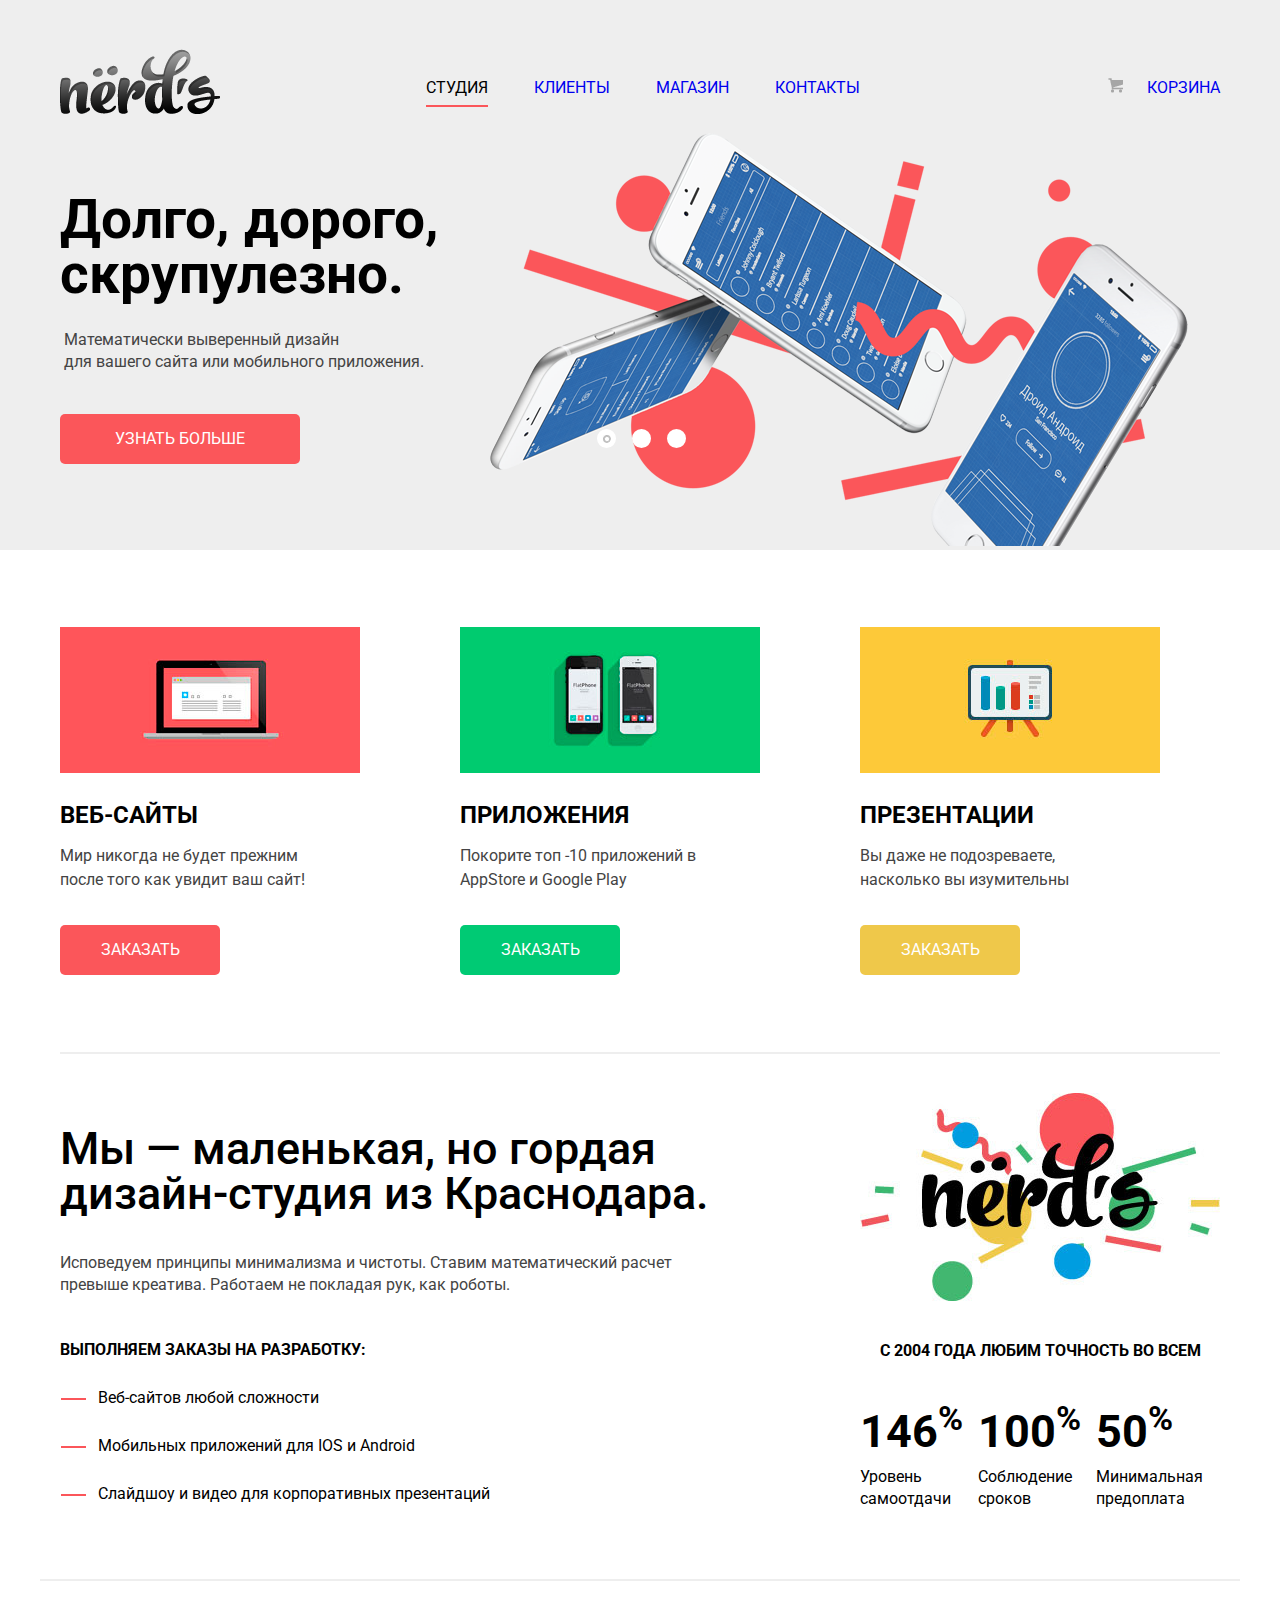
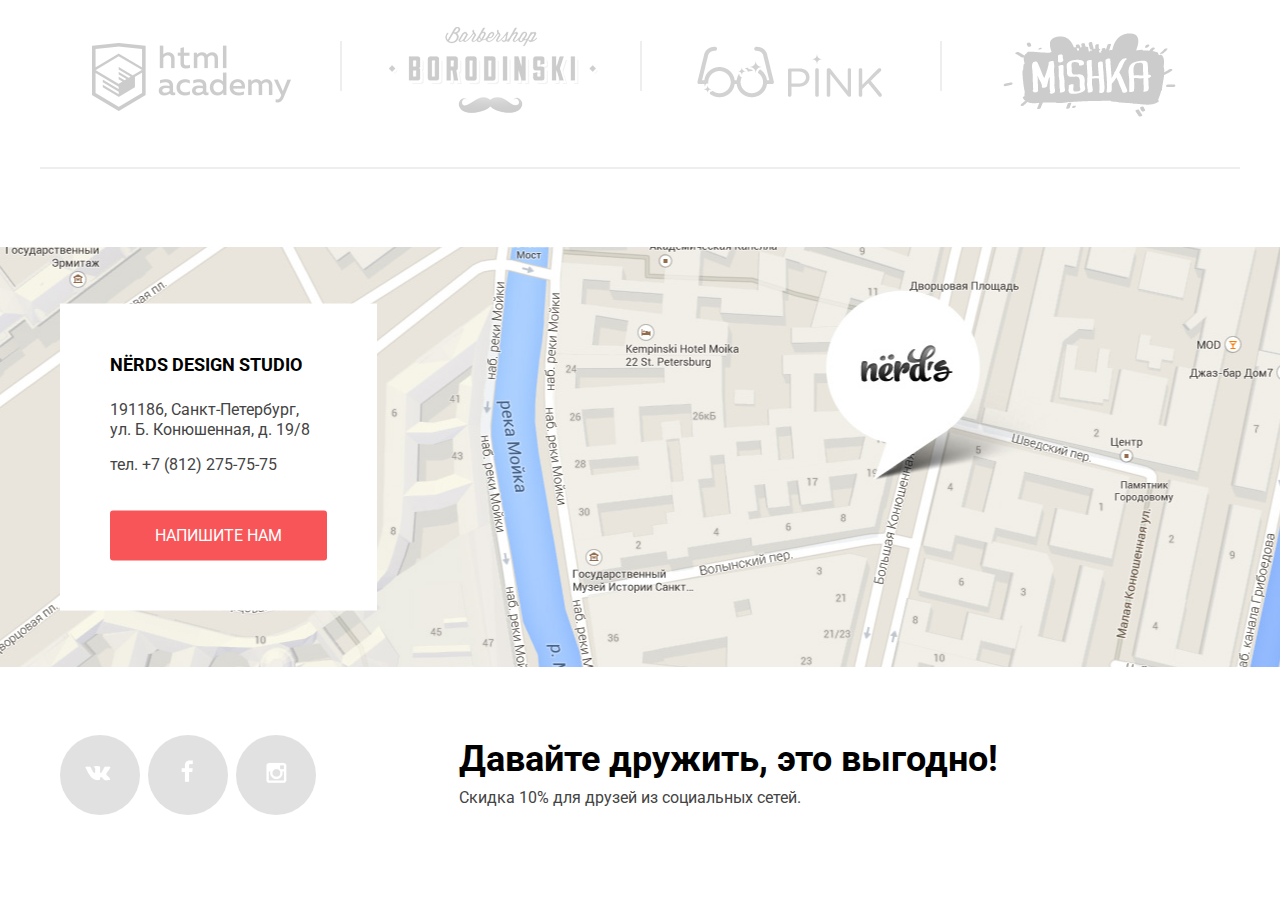
<file: index.html>
<!DOCTYPE html>
<html>
   <head>
      <meta charset="utf-8">
      <title>Дизайн студия Nёrd's</title>
      <link href="https://fonts.googleapis.com/css?family=Roboto:400,500,700&amp;subset=cyrillic" rel="stylesheet">
      <link href="css/normalize.css" rel="stylesheet">
      <link href="css/style.css" rel="stylesheet">
   </head>
   <body>
      <header class="main-header">
         <div class="container">
            <nav class="main-navigation">
               <div class="nav-logo">
                  <a href="#">
                  <img src="img/nerds-logo.png.png" width="160" height="65" alt="logo">
                  </a>
               </div>
               <ul class="nav-menu">
                  <li><a class="nav-btn active">СТУДИЯ</a></li>
                  <li><a class="nav-btn" href="#">КЛИЕНТЫ</a></li>
                  <li><a class="nav-btn" href="catalog.html">МАГАЗИН</a></li>
                  <li><a class="nav-btn" href="#">КОНТАКТЫ</a></li>
               </ul>
               <div class="user-block">
                  <a class="nav-btn" href="#"><img src="img/cart-icon.png.png" width="15" height="15" alt="basket"> КОРЗИНА</a>
               </div>
            </nav>
            <div class="slider">
               <input type="radio" id="btn-1" name="toggle" checked>
               <input type="radio" id="btn-2" name="toggle">
               <input type="radio" id="btn-3" name="toggle">
               <div class="slider-controls">
                  <label for="btn-1"></label>
                  <label for="btn-2"></label>
                  <label for="btn-3"></label>
               </div>
               <div class="slides">
                  <div class="slide">
                     <div class="slide-text">
                        <h3>Долго, дорого, скрупулезно.</h3>
<p> Математически выверенный дизайн
 для вашего сайта или мобильного приложения.
</p>
                        <a class="btn" href="#">УЗНАТЬ БОЛЬШЕ</a>
                     </div>
                  </div>
                  <div class="slide">
                     <div class="slide-text">
                        <h3>Любим математику как никто другой</h3>
<p>Никакого креатива, только математические формулы 
для расчета идеальных пропорций.
</p>
                        <a class="btn" href="#">УЗНАТЬ БОЛЬШЕ</a>
                     </div>
                  </div>
                  <div class="slide">
                     <div class="slide-text">
                        <h3>Только ночь,<br> только хардкор</h3>
<p>Работать днем, как все? Мы против этого.
Ближе к полуночи работа только начинается
</p>
                        <a class="btn" href="#">УЗНАТЬ БОЛЬШЕ</a>
                     </div>
                  </div>
               </div>
            </div>
         </div>
      </header>
      <div class="categories container">
         <div class="production-web">
            <img src="img/production-web.jpg" width="300" height="146" alt="веб-сайты"> 
            <h3>ВЕБ-САЙТЫ</h3>
            <p>Мир никогда не будет прежним
               после того как увидит ваш сайт!
            </p>
            <a href="#">ЗАКАЗАТЬ</a> 
         </div>
         <div class="production-app">
            <img src="img/production-app.jpg" width="300" height="146" alt="приложения">
            <h3>ПРИЛОЖЕНИЯ</h3>
            <p>Покорите топ -10 приложений в
               AppStore и Google Play
            </p>
            <a href="#">ЗАКАЗАТЬ</a>
         </div>
         <div class="production-pres">
            <img src="img/production-pres.jpg" width="300" height="146" alt="презентации">
            <h3>ПРЕЗЕНТАЦИИ</h3>
            <p>Вы даже не подозреваете,
               насколько вы изумительны
            </p>
            <a href="#">ЗАКАЗАТЬ</a>
         </div>
      </div>
      <div class="column container">
         <div class="column-left">
            <div class="lead"> Мы — маленькая, но гордая
               дизайн-студия из Краснодара.
            </div>
            <p>Исповедуем принципы минимализма и чистоты. Ставим математический расчет превыше креатива. Работаем не покладая рук, как роботы.</p>
            <h4> ВЫПОЛНЯЕМ ЗАКАЗЫ НА РАЗРАБОТКУ:</h4>
            <ul>
               <li>Веб-сайтов любой сложности</li>
               <li>Мобильных приложений для IOS и Android</li>
               <li>Слайдшоу и видео для корпоративных презентаций</li>
            </ul>
         </div>
         <div class="column-right">
            <div class="column-logo">
               <img src="img/nerds-illustration.jpg.jpg" width="360" height="208" alt="Логотип Nerds">
            </div>
            <span class="column-right-work">С 2004 ГОДА ЛЮБИМ ТОЧНОСТЬ ВО ВСЕМ</span>
            <ul>
               <li><span class="right-work">146<sup>%</sup></span><br> Уровень самоотдачи</li>
               <li><span class="right-work">100<sup>%</sup></span><br>  Соблюдение сроков</li>
               <li><span class="right-work">50<sup>%</sup></span><br> Минимальная предоплата</li>
            </ul>
         </div>
      </div>
      <div class="friends-logo container">
         <a href="#"><img src="img/logo-1.png.png" width="260" height="180" alt="html academy" class="opacity"></a>
         <a href="#"><img src="img/logo-2.png.png" width="260" height="180" alt="borodinski" class="opacity"></a>
         <a href="#"><img src="img/logo-3.png.png" width="260" height="180" alt="pink" class="opacity"></a>
         <a href="#"><img src="img/logo-4.png.png" width="260" height="180" alt="mishka" class="opacity"></a>
      </div>
      <div class="map">
         <div class="contacts">
            <h4>NЁRDS DESIGN STUDIO</h4>
            <p><span class="address">191186, Санкт-Петербург,<br> ул. Б. Конюшенная, д. 19/8</span><br>тел. +7 (812) 275-75-75</p>
            <a class="contacts-feedback" href="#">НАПИШИТЕ НАМ</a>       
         </div>
      </div>
      <footer class="main-footer container">
         <div class="footer-social">
            <a href="#" class="social vk">в контакте</a>
            <a href="#" class="social fb">фейсбук</a>
            <a href="#" class="social insta">инстаграмм</a>
         </div>
         <div class="footer-content">
            <h2>Давайте дружить, это выгодно!</h2>
            <p> Скидка 10% для друзей из социальных сетей.</p>
         </div>
      </footer>
      <div class="modal-content">
         <div class="modal-in">
            <h2 class="modal-content-title">Напишите нам</h2>
            <form action="echo" method="post">
               <div class="modal-input">
                  <label>Ваше имя
                  <input class="name-input" type="text" placeholder="Представьтесь, пожалуйста" ></label>
                  <label>Ваш e-mail<input class="e-mail" type="text" name="mail" placeholder="Для отправки ответа">
                  </label> 
               </div>
               <div class="modal-letter">
                  <label class="modal-content-letter">Текст письма
                  <textarea placeholder="В свободной форме"></textarea></label>
               </div>
               <input class="modal-send" type="submit" value="ОТПРАВИТЬ">
            </form>
            <button class="modal-content-close" type="button" title="Закрыть">Закрыть</button>
         </div>
      </div>
      <script src="js/script-min.js"></script>
   </body>
</html>
</file>
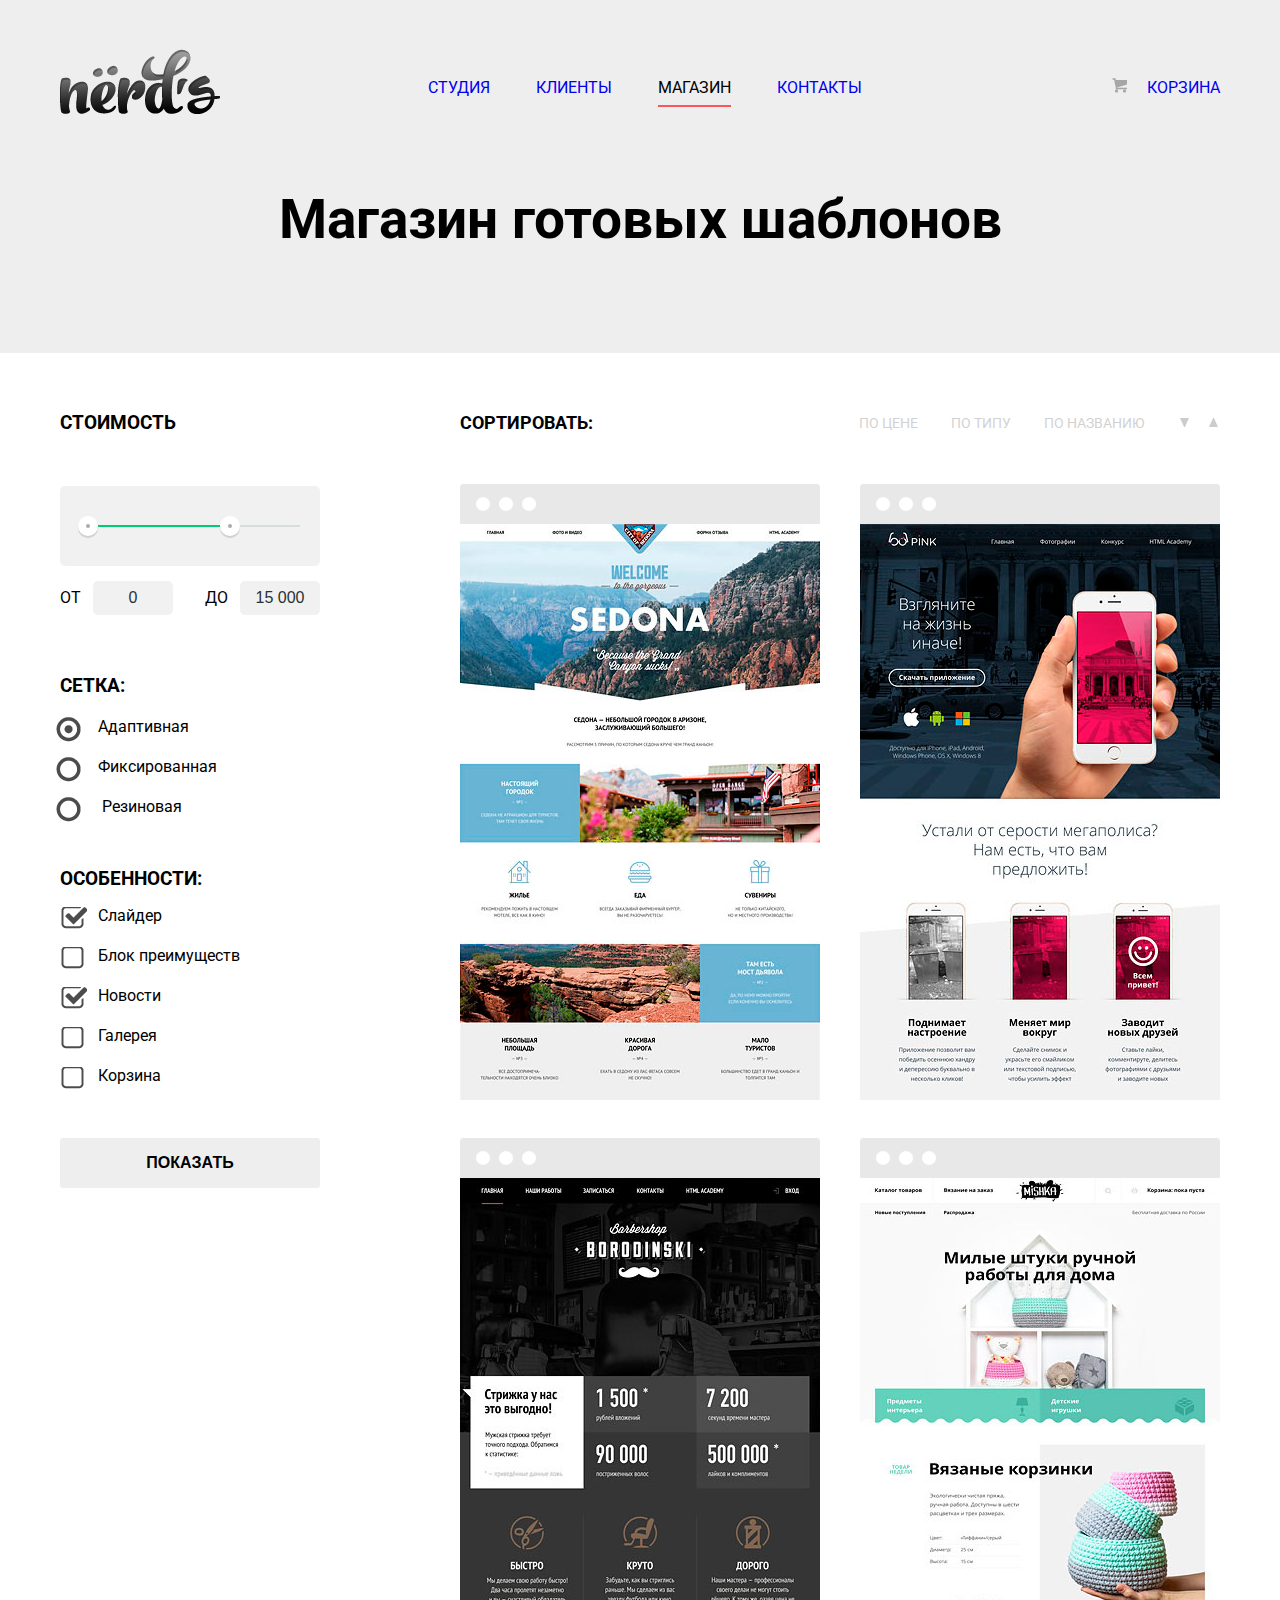
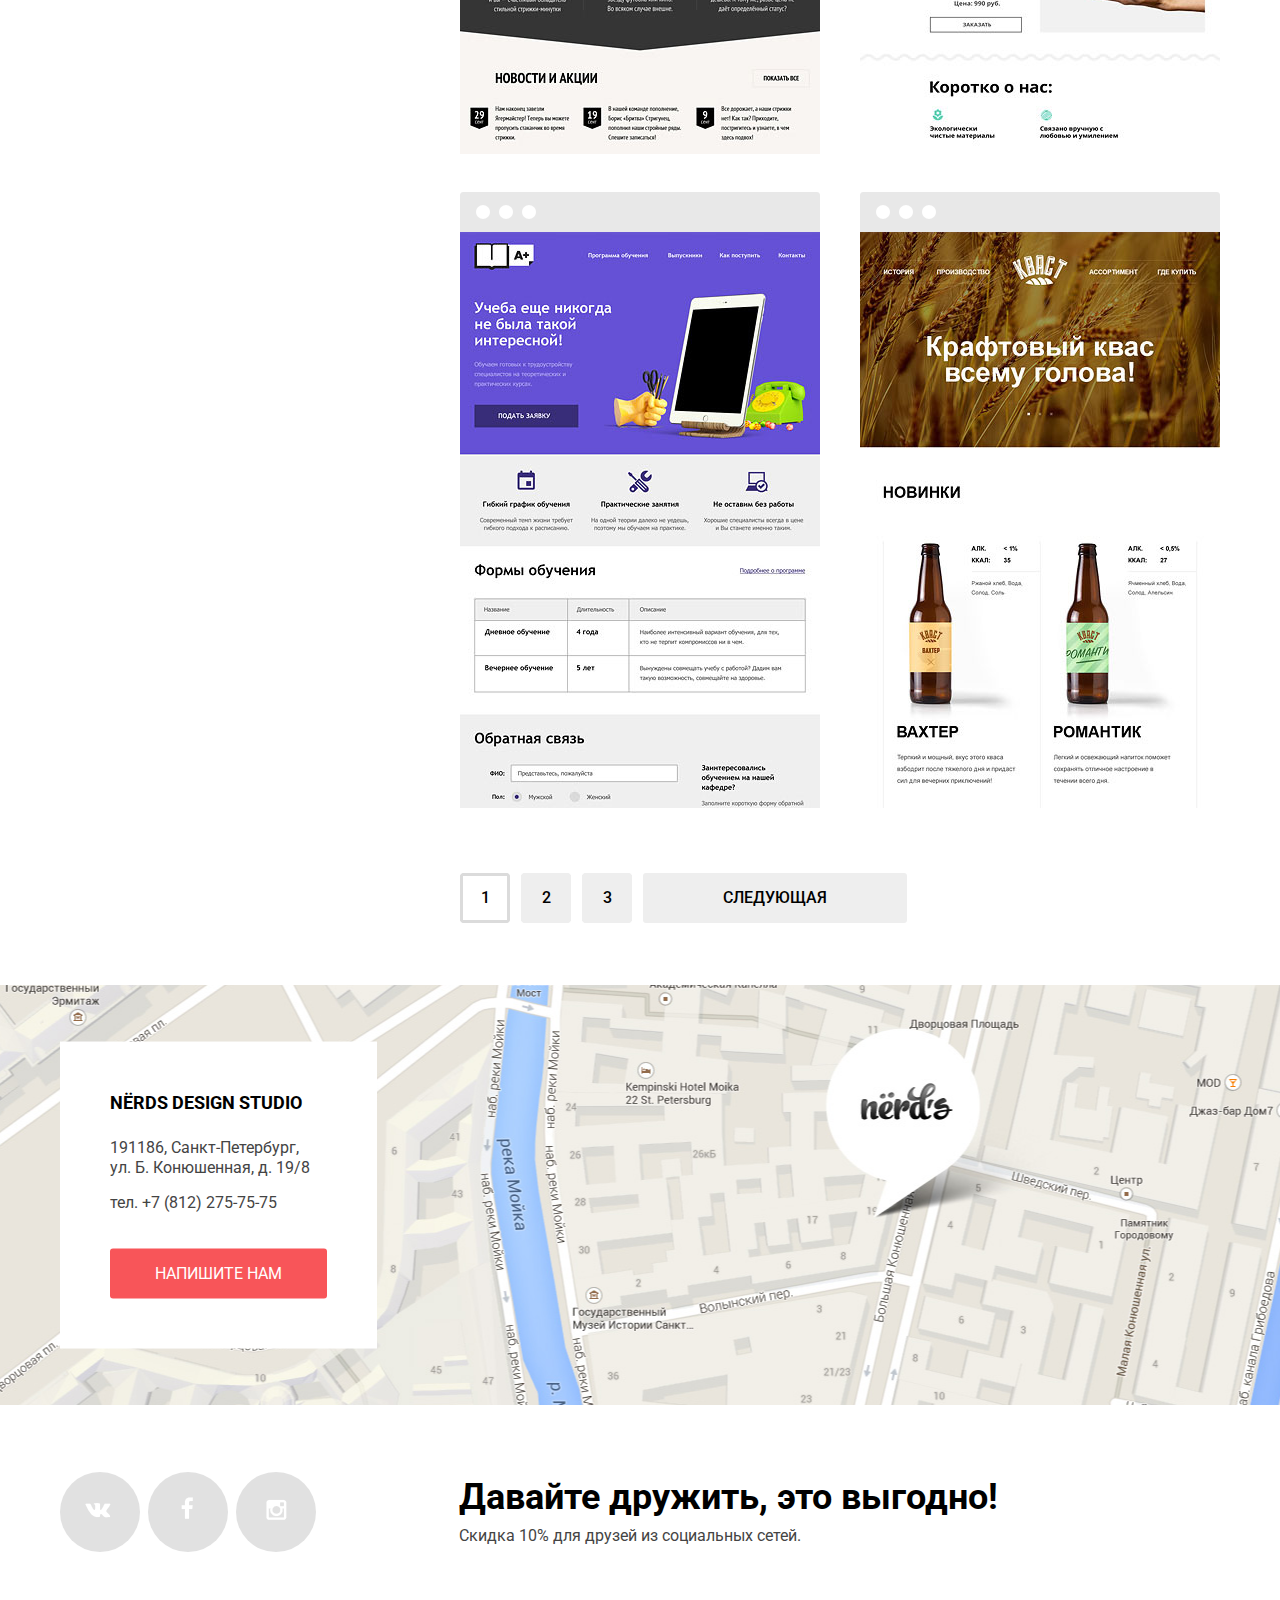
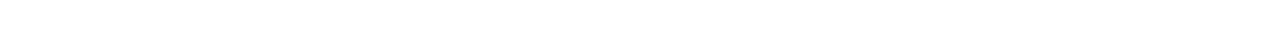
<file: catalog.html>
<!DOCTYPE html>
<html>
   <head>
      <meta charset="utf-8">
      <title>магазин готовых шаблонов</title>
      <link href="https://fonts.googleapis.com/css?family=Roboto:400,500,700&amp;subset=cyrillic" rel="stylesheet">
      <link href="css/normalize.css" rel="stylesheet">
      <link href="css/style.css" rel="stylesheet">
   </head>
   <body>
      <header class="main-header">
         <div class=" container">
            <nav class="main-navigation">
               <div class="nav-logo">
                  <a href="index.html">
                  <img src="img/nerds-logo.png.png" width="160" height="65" alt="logo">
                  </a>
               </div>
               <ul class="nav-menu">
                  <li><a class="nav-btn" href="index.html">СТУДИЯ</a></li>
                  <li><a class="nav-btn" href="#">КЛИЕНТЫ</a></li>
                  <li><a class="nav-btn active" >МАГАЗИН</a></li>
                  <li><a class="nav-btn" href="#">КОНТАКТЫ</a></li>
               </ul>
               <div class="user-block">
                  <a href="#" class="nav-btn"><img src="img/cart-icon.png.png" width="15" height="15" alt="basket">КОРЗИНА</a>
               </div>
            </nav>
            <h1>Магазин готовых шаблонов</h1>
         </div>
      </header>
      <div class="catalog container">
         <div class="catalog-column-left">
            <form class="search" action="/echo" method="post">
               <h5>СТОИМОСТЬ</h5>
               <div class="range-filter">
                  <div class="range-controls">
                     <div class="scale">
                        <div class="bar"></div>
                     </div>
                     <div class="toggle toggle-min"></div>
                     <div class="toggle toggle-max"></div>
                  </div>
                  <div class="price-controls">
                     <label class="min-price">ОТ
                     <input name="min-price" type="text" value="0"></label>
                     <label class="max-price">ДО
                     <input name="max-price" type="text" value="15 000"></label>
                  </div>
               </div>
               <div class="layout">
                 <h5>СЕТКА:</h5>
                  <ul>
                     <li> 
                        <input type="radio" id="abc" name="group" value="adaptive" checked><label for="abc">Адаптивная</label>
                      </li>
                     <li>    
                        <input type="radio" id="abd" name="group" value="fixed" ><label for="abd">Фиксированная</label>
                     </li>
                     <li> 
                        <input type="radio" id="abe" name="group" value="stretch"><label for="abe"> Резиновая</label>
                     </li>     
                  </ul>
               </div>
               <div class="features">
                  <h5>ОСОБЕННОСТИ:</h5>
                  <ul>
                     <li>
                        <input type="checkbox" id="abf" name="g" checked><label for="abf">Слайдер</label>
                     </li>
                     <li>
                        <input type="checkbox" id="abg" name="g"><label for="abg">Блок преимуществ</label>
                     </li>
                     <li>
                        <input type="checkbox" id="abh" name="g" checked><label for="abh">Новости</label>
                     </li>
                     <li>
                        <input type="checkbox" id="abj" name="g"><label for="abj">Галерея</label>
                     </li>
                     <li>
                        <input type="checkbox" id="abk" name="g"><label for="abk">Корзина</label>
                     </li>
                  </ul>
               </div>
               <button type="submit" class="btn">ПОКАЗАТЬ</button>
            </form>
         </div>
         <div class="catalog-column-right">
            <div class="sort-block">
               <span class="srt-text">СОРТИРОВАТЬ:</span>
               <a class="srt srt-link" href="#">ПО ЦЕНЕ</a>
               <a class="srt srt-link" href="#">ПО ТИПУ</a>
               <a class="srt srt-link" href="#">ПО НАЗВАНИЮ</a>
               <a class="icon-down" href="#"></a>
               <a class="icon-up" href="#"></a>
            </div>
            <div class="works">
               <div class="work">
                  <a href="#"><img src="img/img-sedona.jpg.jpg" width="360" height="576" alt="sedona"></a>       
                  <div class="works-window">
                     <h4>SEDONA</h4>
                     <p>Информационный сайт<br> для туристов</p>
                     <a href="#">9 900 РУБ</a>
                  </div>
               </div>
               <div class="work">
                  <a href="#"><img src="img/img-pink.jpg.jpg" width="360" height="576" alt="pink"></a>
                  <div class="works-window">
                     <h4>PINK APP</h4>
                     <p>Продуктовый лендинг<br> приложения для iOS и Android</p>
                     <a href="#">9 900 РУБ</a>
                  </div>
               </div>
               <div class="work">
                  <a href="#"><img src="img/img-barbershop.jpg.jpg" width="360" height="576" alt="barbershop"></a>
                  <div class="works-window">
                     <h4>BARBERSHOP</h4>
                     <p>Сайт салоны красоты<br> Для мужчин, да.</p>
                     <a href="#">9 900 РУБ</a>
                  </div>
               </div>
               <div class="work">
                  <a href="#"><img src="img/img-mishka.jpg.jpg" width="360" height="576" alt="mishka"></a>
                  <div class="works-window">
                     <h4>MISHKA</h4>
                     <p>Интернет-магазин<br> вязаных игрушек</p>
                     <a href="#">9 900 РУБ</a>
                  </div>
               </div>
               <div class="work">
                  <a href="#"><img src="img/img-aplus.jpg.jpg" width="360" height="576" alt="aplus"></a>
                  <div class="works-window">
                     <h4>A PLUS</h4>
                     <p>Лендинг курсов повышения<br> квалификации</p>
                     <a href="#">9 900 РУБ</a>
                  </div>
               </div>
               <div class="work">
                  <a href="#"><img src="img/img-kvast.jpg.jpg" width="360" height="576" alt="kvast"></a>
                  <div class="works-window">
                     <h4>КВАСТ</h4>
                     <p>Промо-сайт производителя<br> крафтового кваса</p>
                     <a href="#">9 900 РУБ</a>
                  </div>
               </div>
            </div>
            <div class="pagenav">
               <span class="pagenum">1</span>
               <a class="pagenum" href="#">2</a>
               <a class="pagenum" href="#">3</a>
               <a class="pagenum next" href="#">СЛЕДУЮЩАЯ</a>
            </div>
         </div>
      </div>
      <div class="map">    
         <div class="contacts">
            <h4>NЁRDS DESIGN STUDIO</h4>
            <p><span class="address">191186, Санкт-Петербург,<br> ул. Б. Конюшенная, д. 19/8</span><br>тел. +7 (812) 275-75-75</p>
            <a class="contacts-feedback" href="#">НАПИШИТЕ НАМ</a>
         </div>
      </div>
      <footer class="main-footer container">
         <div class="footer-social">
            <a href="#" class="social vk">в контакте</a>
            <a href="#" class="social fb">фейсбук</a>
            <a href="#" class="social insta">инстаграмм</a>
         </div>
         <div class="footer-content">
            <h2>Давайте дружить, это выгодно!</h2>
            <p>Скидка 10% для друзей из социальных сетей.</p>
         </div>
      </footer>
      <div class="modal-content">
         <div class="modal-in">
            <h2 class="modal-content-title">Напишите нам</h2>
            <form action="echo" method="post">
               <div class="modal-input">
                  <label>Ваше имя
                  <input class="name-input" type="text" placeholder="Представьтесь, пожалуйста" ></label>
                  <label>Ваш e-mail<input class="e-mail" type="text" name="mail" placeholder="Для отправки ответа">
                  </label> 
               </div>
               <div class="modal-letter">
                  <label class="modal-content-letter">Текст письма
                  <textarea placeholder="В свободной форме"></textarea> </label>
               </div>
               <input class="modal-send" type="submit" value="ОТПРАВИТЬ">
            </form>
            <button class="modal-content-close" type="button" title="Закрыть">Закрыть</button>
         </div>
      </div>
      <script src="js/script-min.js"></script>
   </body>
</html>
</file>
<file: css/style.css>
body {
    font-size: 16px;
    line-height: 22px;
    background-color: #ffffff;
    font-weight: normal;
    font-family: Roboto, Arial, sans-serif;
    min-width: 1200px;
}

/* layout */

.container {
    width: 1160px;
    margin-left: auto;
    margin-right: auto;
    padding-left: 20px;
    padding-right: 20px;
}


/* common */


.lead {
    font-size: 45px;
    line-height: 45px;
    font-weight: 500;
    color: #000;
    margin-top: 50px;
    margin-bottom: 36px;
}

.main-header h1 {
    font-size: 55px;
    padding-bottom: 106px;
    text-align: center;
    padding-top: 35px;
    line-height: 55px;
/*    padding-left: 20px;*/
}
h2 {
    font-size: 36px;
    line-height: 36px;
    font-weight: bold;
}
h3 {
    font-size: 24px;
    line-height: 24px;
    margin-bottom: 17px;
}
p {
    color: #444444;
}

/* header */

.main-header {
    background-color: #eeeeee;
   
}

/* nav */

.main-navigation {
    display: flex;
    justify-content: space-between;
}
.nav-logo {
    margin-top: 49px;
}
.nav-logo:hover {
    opacity: 0.8;
}
.nav-logo:active {
    opacity: 0.3;
}
.nav-menu {
    margin-top: 77px;
    padding-left: 0px;
}
.nav-btn {
    padding-bottom: 8px;
    text-decoration: none; 
}
.active {
    border-bottom: 2px solid;
    border-color: #fb565a;
}
.nav-menu li {
    display: inline;
    margin-right: 42px;
   
}
.nav-menu a:hover {
    color: #e74246;
}
.nav-menu a:active {
    color: #cacaca;
}
.user-block {
    margin-top: 77px; 
}
.basket {
    text-decoration: none; 
}
.user-block a:hover {
    color: #e74246;
}
.user-block a:active {
    color: #cacaca;
}
.user-block img {
    margin-right: 20px;
}

/* Slider */

.slider {
    position: relative;
    height: 430px;
}
.slider input[type=radio] {
    position: absolute;
    opacity: 0;
}
.slider-controls {
    position: absolute;
    bottom: 95px;
    left: 50%;
    width: 200px;
    height: 10px;
    margin-left: -93px;
    text-align: center;
    z-index: 1;
    margin-bottom: 16px;
}
.slider-controls label {
    display: inline-block;
    width: 9px;
    height: 9px;
    background: #ffffff;
    border: 5px solid white;
    vertical-align: top;
    border-radius: 50%;
    cursor: pointer;
    margin-right: 12px;
}
#btn-1:checked ~ .slider-controls label[for="btn-1"],
#btn-2:checked ~ .slider-controls label[for="btn-2"],
#btn-3:checked ~ .slider-controls label[for="btn-3"] { 
    background: url(../img/active.jpg);
}
.slide {
    position: absolute;
    top: 0;
    left: 0;
    width: 100%;
    height: 100%;
    overflow: hidden;
}
.slide-text {
    width: 530px;
    padding: 30px 0;
    color: #283136;
}
.slide-text p {
    margin-top: 27px;
    white-space: pre-wrap;
}
.slide-text h3 {
    font-size: 55px;
    line-height: 55px;
    font-weight: bold;
    color: black;
    padding-top: 42px;
    margin-top: 0;
}
.slide .btn {
    display: block;
    width: 240px;
    height: 50px;
    font-size: 16px;
    line-height: 50px;
    margin-top: 41px;
    color: #ffffff;
    text-transform: uppercase;
    text-align: center;
    text-decoration: none;
    background: #fb565a;
    border-radius: 5px;
}
.slide .btn:hover {
    background: #e74246;
}
.slide .btn:active {
    background: #d7373b;
    color: #e38486;
}

.slide:nth-child(1) {
    background-image: url("../img/slide1.png");
    background-repeat: no-repeat;
    background-position: 99% -5px;
}
.slide:nth-child(2) {
    background-image: url("../img/slide2.png");
    background-repeat: no-repeat;
    background-position: 100% 0px;
}
.slide:nth-child(3) {
    background-image: url("../img/slide3.png");
    background-repeat: no-repeat;
    background-position: 100% 0px;
}
.slide {
    display: none;
}
#btn-1:checked ~ .slides .slide:nth-child(1) { 
    display: block;
}
#btn-2:checked ~ .slides .slide:nth-child(2) { 
    display: block;
}
#btn-3:checked ~ .slides .slide:nth-child(3) { 
    display: block;}

/* Categories */

.categories {
    display: flex;
    justify-content: space-between;
    padding-top: 77px;
}
.categories p {
    line-height: 24px;
}
.production-web p,.production-app p,.production-pres p {
    width: 260px;
}
.production-web a {
    display: inline-block;
    width: 160px;
    line-height: 50px;
    text-decoration: none;
    background: #fb565a;
    color: #ffffff;
    text-align: center;
    border-radius: 5px;
    margin-top: 17px;
}
.production-web a:hover {
    background-color: #e74246;
}
.production-web a:active {
    background-color: #d7373b;
    color: #e38486;
}
.production-app a {
    display: inline-block;
    width: 160px;
    line-height: 50px;
    text-decoration: none;
    background: #00ca74;
    color: #ffffff;
    text-align: center;
    border-radius: 5px;
    margin-top: 17px;
}
.production-app a:hover {
    background-color: #00bc6c;
}
.production-app a:active {
    background-color: #00aa62;
    color: #74c69a;
}
.production-pres {
    margin-right: 60px;
}
.production-pres a {
    display: inline-block;
    width: 160px;
    line-height: 50px;
    text-decoration: none;
    background: #efc84a;
    color: #ffffff;
    text-align: center;
    border-radius: 5px;
    margin-top: 17px;
}
.production-pres a:hover {
    background-color: #eab534;
}
.production-pres a:active {
    background-color: #e5a722;
    color: #edc47c;
}

/*Catalog*/

.catalog {
    display: flex;
    justify-content: space-between;
    padding-top: 22px;
}
.catalog-column-left h5 {
   font-size: 19px;
   font-weight: bold;
   margin-bottom: 0;
   margin-top: 0;
}

.layout {
    padding-top: 60px;
}

.layout ul, .features ul {
    list-style-type: none;
    padding: 0;
}
.layout li {
    line-height: 28px;
    padding-bottom: 12px;
}
.layout label {
    margin-right: 25px;
    position: relative;
    cursor: pointer;
}
.layout label:before { 
    content: "";
    width: 25px;
    height: 25px;
    position: absolute;
    top: 0px;
    left: -42px;
    background: #ffffff url(../img/sprite.png) no-repeat;
    cursor: pointer;
    background-position: -82px -247px;
}
.layout input:checked + label:before {
   background-position: -178px -247px;
}
.layout input {
/*  display: none;*/
  margin-right: 25px;
}

.features {
    padding-top: 19px;
}
.features ul {
    margin-top: 6px;
}
.features li {
    position: relative;
    line-height: 40px;
}
.features input {
    margin-right: 25px;
  
}
.features label {
  cursor: pointer;
}
 .features label:before { 
    content: "";
    width: 27px;
    height: 23px;
    position: absolute;
    top: 11px;
    left: 0px;
    background: #ffffff url(../img/sprite.png) no-repeat;
    cursor: pointer;
    background-position: 1px -125px;
}
.features input:checked + label:before {
    background-position: -175px -125px;
}

.catalog-column-left button {
    width: 260px;
    height: 50px;
    background: #eeeeee;
    font-weight: bold;
    margin-top: 26px;
    text-align: center;
    border: 0;
    padding: 0;
    cursor: pointer;
    border-radius: 3px;
}
.catalog-column-left button:hover {
    background: #dfdfdf;
}
.catalog-column-left button:active {
    background: #d5d5d5;
    color: #a8a8a8;
    border-top: 4px solid #bfbfbf;
}
.sort-block {
    display: flex;
    justify-content: flex-end;
}
.srt-link {
    text-decoration: none;
    font-size: 14px;
    padding-right: 33px;
    color: #6b6b6b;
    opacity: 0.3;
}
.srt-link:hover {
    opacity: 0.6;
}
.srt-link:active {
    opacity: 1;
}
.srt-text {
    font-size: 18px;
    font-weight: bold;
    align-self: flex-start;
    margin-right: auto;
}

.icon-down {
    width: 14px;
    height: 11px;
    background: url(../img/sprite.png);
    background-position: -851px -100px;
    opacity: 0.2;
    position: relative;
    top: 4px;
}

.icon-up {
    width: 14px;
    height: 11px;
    background: url(../img/sprite.png);
    background-position: -749px -100px;
    opacity: 0.2;
    position: relative;
    top: 4px;
    margin-left: 14px;
}
.icon-down:hover,.icon-up:hover {
    opacity: 0.4;
}
.icon-down:active,.icon-up:active {
    opacity: 1;
}

/*shop*/

.works {
    display: flex;
    flex-wrap: wrap;
    justify-content: space-between;
    width: 760px;
    padding-top: 50px;
}
.work {
    position: relative;
    margin-bottom: 32px;
 }

.work > a:before {
     display: block;
     content: url(../img/browser.png.png);
     opacity: 0.12;
     cursor: pointer;
     height: 40px;
}
.work:hover > a:before {
    opacity: 1;
}
.works-window {
    position: absolute;
    bottom: 0px;
    width: 100%;
    height: 230px;
    background: #eeeeee;
    text-align: center;
    display: none;
}
.work:hover .works-window {
    display: block;
}
.works-window h4 {
    font-size: 18px;
    line-height: 32px;
    margin-bottom: 10px;
}
.works-window a {
    display:  inline-block;
    margin-bottom: 32px;
    width: 200px;
    height: 50px;
    line-height: 50px;
    background: #fb565a;
    border-radius: 3px;
    color: #ffffff;
    text-decoration: none;
    margin: 0;
}
.works-window a:hover {
    background: #e74246;
}
.works-window a:active {
    background: #d7373b;
}
.pagenav {
    padding-top: 27px;
    padding-bottom: 62px;
}

.pagenum {
    display: inline-block;
    vertical-align: top;
    width: 50px;
    height: 50px;
    line-height: 50px;
    color: #000000;
    font-weight: 500;
    text-align: center;
    text-decoration: none;
    background: url(../img/page-active.png);
    margin-right: 7px;
    border-radius: 3px;
}

.pagenum:nth-child(2) {
    background: url(../img/page-btn.png);
}
.pagenum:nth-child(3) {
    background: url(../img/page-btn.png);
}
.pagenav .next {
    width: 264px;
    height: 50px;
    background: #eeeeee;
    color: #000000;
    text-align: center;
    line-height: 50px;
    font-weight: 500;
}
.pagenum:hover {
    background: #dfdfdf;
}
.pagenum:active {
    background: #d5d5d5;
    height: 47px;
    border-top: 3px solid #bfbfbf;
}
.range-filter {
    padding-top: 52px;
    width: 260px;
}

.range-controls {
    position: relative;
    height: 41px;
    padding-top: 39px;
    padding-right: 20px;
    padding-left: 20px;
    margin-bottom: 15px;
    border-radius: 5px;
    background: #f1f1f1;
}

.range-controls .scale {
    height: 2px;
    background: #d7dcde;
}

.range-controls .bar {
    width: 70%;
    height: 2px;
    background: #00ca74;
}

.range-controls .toggle {
    position: absolute;
    top: 30px;
    left: 0px;
    width: 4px;
    height: 4px;
    cursor: pointer;
    border: 8px solid #fff;
    border-radius: 50%;
    background: #ababab;
    box-shadow: 0 2px 1px 0 #cfcfcf;
}

.range-controls .toggle-min {
    left: 18px;
}

.range-controls .toggle-max {
    left: 160px;
}

.price-controls {
    font-size: 0;
}

.price-controls label {
    font-size: 16px;
    display: inline-block;
    width: 50%;
}

.max-price {
    text-align: right;
}

.price-controls input {
    width: 60px;
    margin-left: 8px;
    padding: 8px 10px;
    text-align: center;
    color: #283136;
    border: none;
    border-radius: 5px;
    background: #f1f1f1;
}

/* Promo */

.column {
    position: relative;
}

.column:before {
    position: absolute;
    top: 63px;
    content: url(../img/divide.png);
}
.column {
    display: flex;
    justify-content: space-around;
    padding-top: 101px;
}

.column li {
    list-style-type: none;
}
.column-right {
    width: 500px; 
    text-align: right;
}
.column-right ul {
    padding: 0; 
    display: flex;
    margin-left: 140px;
    justify-content: space-between;
/*    text-align: left;*/
}
.column-right li {
/*    align-items: center;*/
    text-align: left;
    padding-right: 15px;
    
}
.column-left {
    width: 660px;
}
.column-left ul {
    margin-top: 13px;
    padding-left: 38px;
}
.column-left li {
    line-height: 48px;
    position: relative;
}
.column-left li::before {
    content: "";
    width: 25px;
    height: 2px;
    background: #fb565a;
    position: absolute;
    left: -37px;
    top: 24px;
}
.column-left h4 {
    line-height: 22px;
    font-weight: 700;
    margin-top: 43px;
    margin-bottom: 0;
}

.column-right-work {
    font-size: 16px;
    line-height: 60px;
    font-weight: 700;
    padding-right: 19px;
}
.right-work {
    font-size: 45px;
    line-height: 69px;
    font-weight: bold;
}
.column-logo {
    margin-top: 17px;
/*    margin-left: 130px;*/
    margin-bottom: 14px;
/*      text-align: right;*/
}


/* friends */

.friends-logo {
    position: relative;
    display: flex;
    justify-content: space-between;
    margin-top: 45px;
    border-bottom: 2px solid #eeeeee;
    margin-bottom: 78px;
    border-top: 2px solid #eeeeee;
}

.friends-logo a {
    position: relative;
}
.friends-logo a::after {
    position: absolute;
    left: 280px;
    top: 60px;
    content:"";
    width: 2px;
    height: 50px;
    background: #eeeeee;
}
.friends-logo a:last-child:after {
    background: #ffffff;
}
.opacity {
    filter: opacity(0.2);
}
.opacity:hover {
    filter: opacity(1);
}
.opacity:active {
    filter: opacity(0.1);
}

/* map */

.map {
    position: relative;
/*    min-width: 1200px;*/
    height: 420px;
    background: url(../img/map.jpg) no-repeat center center;
}
.map img {
    width: 100%;
    height: auto;
}
.contacts {
    position: absolute;
    top: 50%;
    transform: translateY(-50%);
    left: 50%;
    margin-left: -580px;
    background: #ffffff;
    padding:  50px;
}
  .contacts h4 {
    font-size: 18px;
    margin-top: 0px;
}
.contacts p {
    font-size: 16px;
    font-weight: 400;
    line-height: 20px;
  /*  padding-left: 50px;*/
}
.contacts .address {
    display: inline-block;
    padding-bottom: 15px;
}
.contacts a {
    display: inline-block;
    text-decoration: none;
    background: #f85559;
    width: 217px;
    height: 50px;
    border-radius: 3px;
    text-align: center;
    line-height: 50px;
    color: #ffffff;
  /*  margin-left: 50px;*/
  /*  margin-top: 22px;*/
}
.contacts-feedback {
    margin-top: 20px;
}
.contacts-feedback:hover {
    background: #e74246;
}
.contacts-feedback:active {
    background-color: #d7373b;
    color: #e38486;
}

/*pop-up*/

.modal-content {
    position: fixed;
    left: 50%;
    top: 50%;
    transform: translateX(-50%) translateY(-50%);
    width: 960px;
    height: 592px;
    background: #ffffff;
    box-shadow: 0 30px 50px #717272;
    z-index: 2;
    display: none;
}
.modal-in {
    position: relative;
    width: 760px;
    margin-left: auto;
    margin-right: auto;
}
.modal-content-title {
    padding-top: 72px;
    font-weight: 500;
    font-size: 45px;
    padding-bottom: 40px;
    margin: 0;
}
.modal-in input {
    display:block;
}  
.modal-input {
    font-weight: bold;
    line-height: 30px;
    display: flex;
    justify-content: space-between;
    flex-wrap: wrap;
    padding-bottom: 28px;
}
.modal-input input {
    padding: 0 15px;
    border: 2px solid #d7dcde;
    border-radius: 3px;
    font-family: Roboto, Arial, sans-serif;
    font-size: 16px;
    color: #444444;
    box-sizing: border-box;
}

.name-input {
    width: 370px;
    height: 50px;
}
.e-mail {
    width: 370px;
    height: 50px;
}
textarea {
    padding: 10px 15px;
    border: 2px solid #d7dcde;
    border-radius: 3px;
    font-family: Roboto, Arial, sans-serif;
    font-size: 16px;
    color: #444444;
}
.name-input:hover, .e-mail:hover, textarea:hover {
    border: 2px solid #b4b9bb;
}
.name-input:focus, .e-mail:focus, textarea:focus {
    border: 2px solid #000000;
    outline: none;
}
.modal-content-letter{
    font-weight: bold;
    line-height: 30px;
    display: block;
}
.modal-content-letter textarea {
    width: 100%;
    height: 120px;
    box-sizing: border-box;
    display: block;
}
.modal-send {
    width: 260px;
    height: 50px;
    background-color: #fb565a;
    cursor: pointer;
    color: #ffffff;
    padding: 0;
    border: 0;
    margin-top: 33px;
    border-radius: 3px;
}
.modal-send:hover {
    background: #e74246;
}
.modal-send:active {
    background-color: #d7373b;
    color: #e38486;
}

.modal-content-close {
    position: absolute;
    top: 80px;
    left: 750px;
    width: 20px;
    height: 20px;
    font-size: 0;
    background-image: url(../img/close-cros.png);
    cursor: pointer;
    opacity: 0.3;
    border: 0;
    padding: 0;
    outline-color: #fb565a;
}
.modal-content-close:hover {
    opacity: 1;
}
.modal-content-close:active {
    opacity: 0.1;

}
.modal-content-show {
    display: block;
}

/* footer */


.main-footer {
    display: flex;
    justify-content: space-between;
    padding-bottom: 80px;
    padding-top: 40px;
    align-items: center;
}

.footer-content {
    width: 65.6%;
/*    line-height: 20px;*/
}
.footer-content h2 {
    line-height: 24px;
    margin-bottom: 0px;
    margin-top: 0px;
    padding-top: 40px;
}

/* social */

.footer-social {
    margin-top: 12px;
    width: 33.3%;
}
.footer-social a {
     display: inline-block;
     width: 80px;
     height: 80px;
     border-radius: 40px;
     margin-right: 4px;
/*      margin-top: 60px; */
     background-image: url(../img/sprite.png);
     background-color: #e1e1e1;
     background-repeat: no-repeat;  
     font-size: 0px;
     text-decoration: none;
      
}
.footer-social a:hover {
      background-color: #e74246;
}
.footer-social a:active {
      background-color: #d7373b;
      box-shadow:  inset 0 3px 0 0 #c13135;
}
.social.vk {
      background-position: 25px 27px;
}
.social.fb {
      background-position: -65px 25px;
}
.social.insta {
      background-position: -153px 26px;
}
.social.vk:active {
      background-position: -198px -156px;
}
.social.fb:active {
      background-position: -288px -158px;
}
.social.insta:active {
      background-position: -376px -157px;
}
</file>
